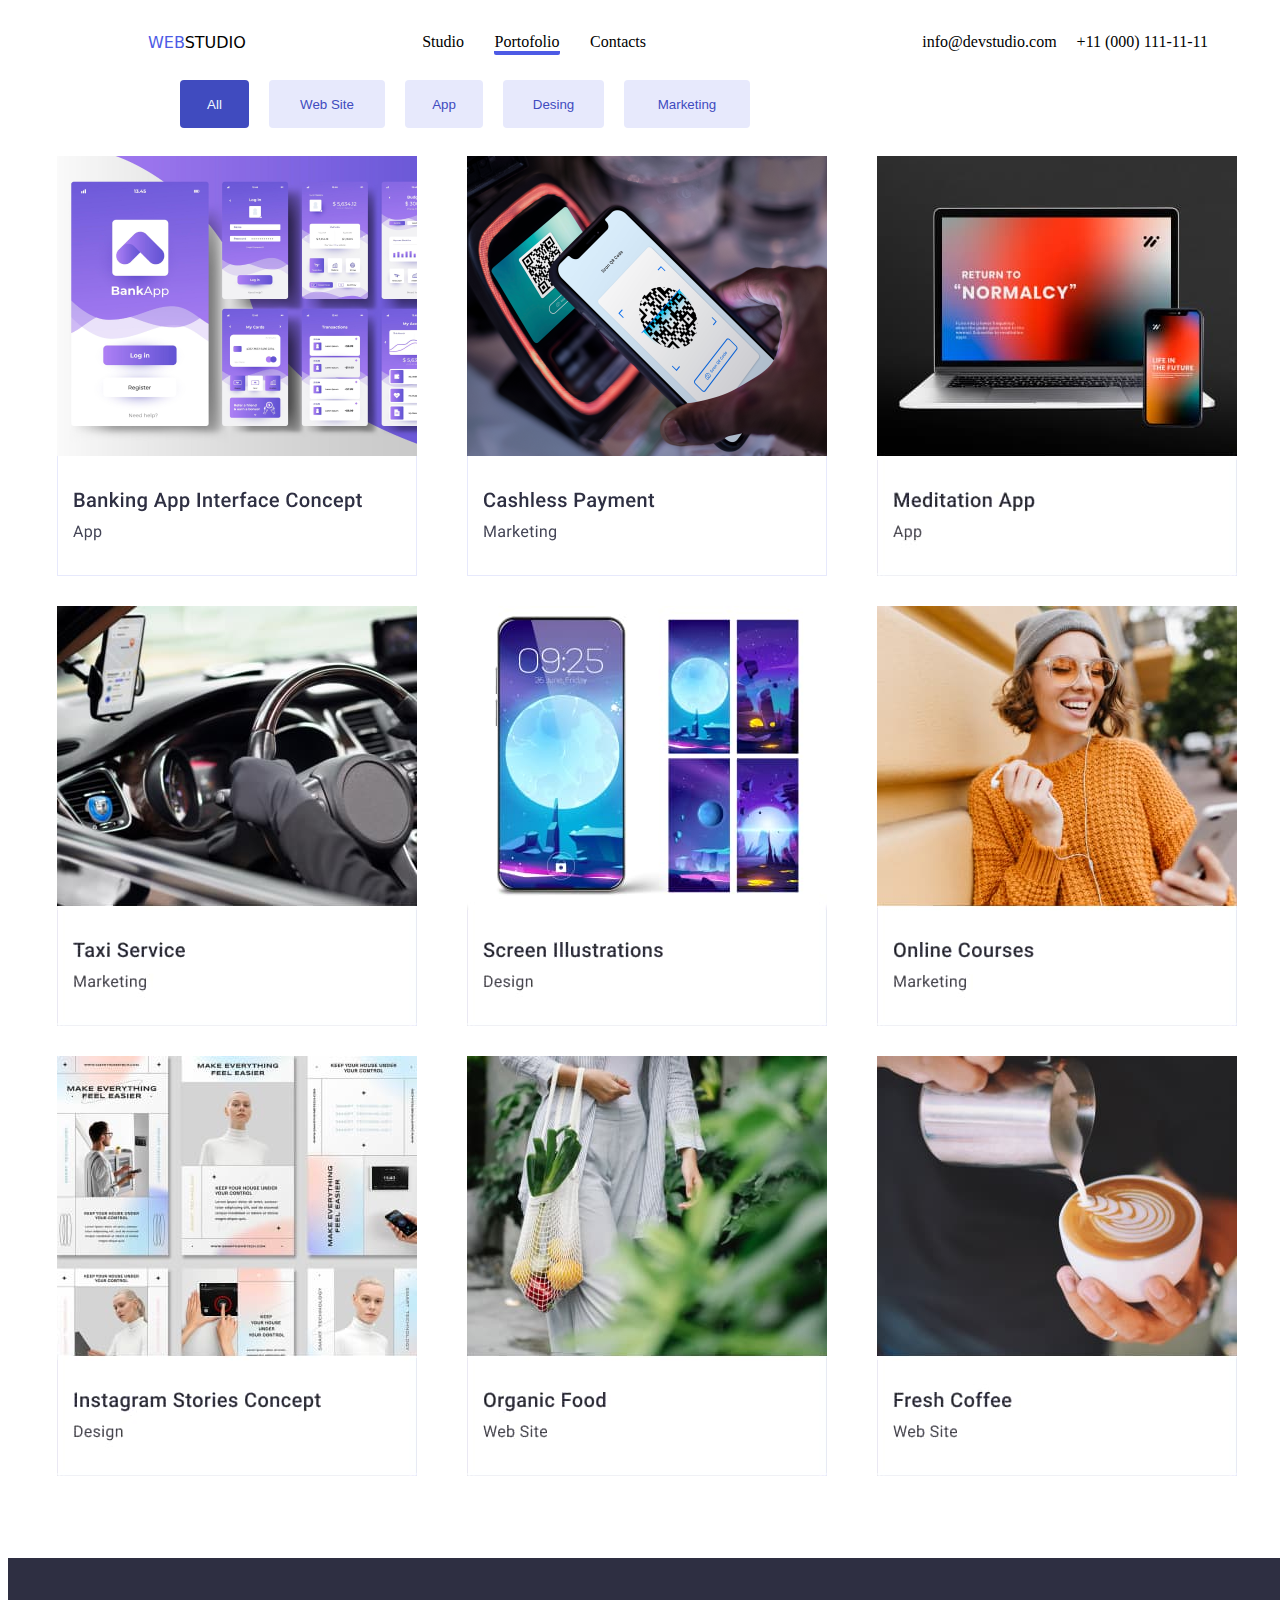
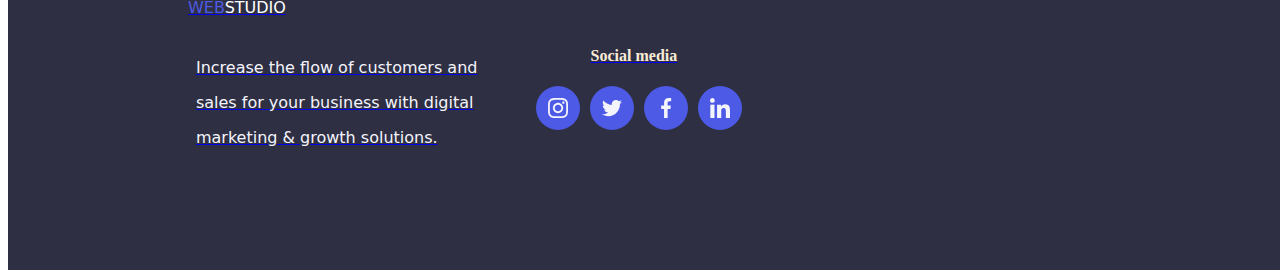
<file: portofoliu.html>
<!DOCTYPE html>
<html lang="en">
  <head>
    <meta charset="UTF-8" />
    <meta name="viewport" content="width=device-width, initial-scale=1.0" />
    <title>Portfoliu</title>
    <link rel="preconnect" href="https://fonts.googleapis.com" />
    <link rel="preconnect" href="https://fonts.gstatic.com" crossorigin />
    <link
      href="https://fonts.googleapis.com/css2?family=Montserrat:ital,wght@0,100;0,200;0,300;0,400;0,500;0,600;0,700;0,800;0,900;1,100;1,200;1,300;1,400;1,500;1,600;1,700;1,800;1,900&family=Raleway:ital,wght@0,700;1,700&family=Roboto+Flex:opsz,wght@8..144,100..1000&display=swap"
      rel="stylesheet"
    />
    <link rel="preconnect" href="https://fonts.googleapis.com" />
    <link rel="preconnect" href="https://fonts.gstatic.com" crossorigin />
    <link
      href="https://fonts.googleapis.com/css2?family=Montserrat:ital,wght@0,100;0,200;0,300;0,400;0,500;0,600;0,700;0,800;0,900;1,100;1,200;1,300;1,400;1,500;1,600;1,700;1,800;1,900&family=Raleway:ital,wght@0,700;1,700&family=Roboto:wght@400;500;700;900&display=swap"
      rel="stylesheet"
    />
<link rel="preconnect" href="https://fonts.googleapis.com">
<link rel="preconnect" href="https://fonts.gstatic.com" crossorigin>
<link href="https://fonts.googleapis.com/css2?family=Roboto:ital,wght@0,100;0,300;0,400;0,500;0,700;0,900;1,100;1,300;1,400;1,500;1,700;1,900&display=swap" rel="stylesheet">
    <link rel="stylesheet" href="index.html" />
    <link rel="stylesheet" href="styles.css" />
  </head>

  <body >
    <header>
      <section>
        <div class="layout">
          <nav class="nav">
            <a href="index.html">
              <div class="logo">STUDIO</div>
            </a>
            <ul style="display: flex">
              <li style="margin-right: 30px; ">
                <a href="index.html">Studio</a>
              </li>
              <li style="margin-right: 30px;border-bottom: 4px solid #4D5AE5;width: 66px;border-radius: 2px;">
                <a href="portofoliu.html">Portofolio</a>
              </li>
              <li style="margin-right: 100px">
                <a>Contacts</a>
              </li>
            </ul>

            <ul style="display: flex">
              <li>
                <a href="info@devstudio.com">info@devstudio.com</a>
              </li>

              <li style="margin-left: 20px">
                <a href="tel:+110001111111">+11 (000) 111-11-11</a>
              </li>
            </ul>
          </nav>
        </div>
      </section>
    </header>
    <!--Filter-->
    <section class="filter">
      <div class="website">
      <button style="width: 69px;height: 48px;background-color:#404BBF; border-radius: 4px;
      margin-right: 20px;color: aliceblue;border: #404BBF;cursor: pointer;outline: none;">All</button>
      </div>
      <button style="width: 116px;height: 48px; border-radius: 4px;
      margin-right: 20px;
      color: #404BBF;background-color: #E7E9FC;border: #404BBF;cursor: pointer; ">Web Site</button>
      <button style="width: 78px;height: 48px;margin-right: 20px;border-radius: 4px;color: #404BBF;background-color: 
#E7E9FC;border: #404BBF;cursor: pointer;">App</button>
      <button style="width: 101px;height: 48px;margin-right: 20px;border-radius: 4px;color: #404BBF;background-color:
#E7E9FC ;border: #404BBF;cursor: pointer; ">Desing</button>
      <button style="width: 126px; height: 48px;border-radius: 4px;color: #404BBF;background-color: #E7E9FC;border: #404BBF;cursor: pointer;">Marketing</button>
    </section>
    <main class="imagecenter">
      <!--Row1-->
      <section>
        <div class="row1">
          <ol style="display: flex">
            <li style="margin-left: 150px;">
              <img src="images/ProjectCard1row1.png" alt="" />
            </li>
            <li style="margin-left: 50px;">
              <div class="img-overlay">
              <img src="images/ProjectCard2row1.png" alt="" />
              <div class="overlay">
                <p style="color: #E7E9FC;margin-left: 32px;margin-right: 32px;width: 296px;font-family: system-ui, -apple-system, BlinkMacSystemFont, 'Segoe UI', Roboto, Oxygen, Ubuntu, Cantarell, 'Open Sans', 'Helvetica Neue', sans-serif;line-height: 24px;">
                     14 Stylish and User-Friendly App Design
                   Concepts · Task Manager App · Calorie Tracker App · Exotic Fruit
                    Ecommerce App · Cloud Storage App</p>
              </div>
              </div>
            </li>
            <li style="margin-left: 50px;">
              <img src="images/ProjectCard3row1.jpg" alt="" />
            </li>
          </ol>
        </div>
      </section>
      <!--Row2-->
      <div class="row2">
        <ol style="display: flex">
          <li style="margin-left: 150px">
            <img src="images/ProjectCard1row2.jpg" alt="" />
          </li>
          <li style="margin-left: 50px">
            <img src="images/ProjectCard2row2.jpg" alt="" />
          </li>
          <li style="margin-left: 50px">
            <img src="images/ProjectCard3row2.jpg" alt="" />
          </li>
        </ol>
      </div>

      <!--Row3-->
      
      <div class="row3">
        <ol style="display: flex">
          <li style="margin-left: 150px">
            <img src="images/ProjectCard1Row3.jpg" alt="" width="360" />
          </li>
          <li style="margin-left: 50px">
            <img src="images/ProjectCar2Row3.jpg" alt="" width="360" />
          </li>
          <li style="margin-left: 50px">
            <img src="images/cafeRow3.jpg" alt="" width="360" />
          </li>
        </ol>
      </div>
    
    </main>
    <footer>
      <div class="footer-endpage">
        <section style="background-color: #2e2f42">
          <div class="footer">
            <a href="index.html">
              <div class="logo" style= "margin: 40px; color: white;"
              ;>STUDIO</div>
            <div class="textfooter-endpage">
              <div class="textfooter2">
                <p>Increase the flow of customers and</p>
                <p>sales for your business with digital</p>
                <p>marketing & growth solutions.</p>
              </div>
              <div>
          </div>
              <div class="social-media">
              <h4 style="display: flex; justify-content: center; margin-top: -200px;
              color: antiquewhite;">Social media</h4>
               <div class="icon-list">
             <a href="https://www.instagram.com" 
             target="_blank"
             class="icon"
             aria-label="instagram-link">
             <svg> 
             <use href="./icons/symbol-defs.svg#icon-instagram">
 
             </use>
             </svg>
              </a>
                  <a href="https://www.twitter.com" target="_blank" class="icon" aria-label="twitter-link">
             <svg> 
              <use href="./icons/symbol-defs.svg#icon-twitter">

              </use>
             </svg>
              </a>
              <a href="https://www.facebook.com" 
             target="_blank"
             class="icon"
             aria-label="facebook-link">
             <svg> 
             <use href="./icons/symbol-defs.svg#icon-facebook">
            

             </use>
             </svg>
              </a>
              <a href="https://www.linkedin.com" 
             target="_blank"
             class="icon"
             aria-label="linkedin-link">
             <svg> 
             <use href="./icons/symbol-defs.svg#icon-linkedin">
             </use>
             </svg>
             </a>

              </div>  
              <p></p>
              </div>
            </div>
          </div>
        </section>
      </div>
    </footer>
  </body>
</html>
</file>
<file: styles.css>
.logo::before {

        content: "WEB";
        color:#4D5AE5;
        margin-left: 140px;   
     
    }

    .layout{
        Height:1440px;
        height: 72px;
        display: flex;
        align-items: center;
        text-align: center;
        
    }
 .section_1 {
     align-items: center;
    text-align: center;
    justify-content: flex-CENTER;
    background-color: white;
    width: 1200px;
 }
  .nav{
    background-color: white;
    justify-content: space-between;
        width: 1200px;
        display: flex;
        display: flex;
    }
   .nav ul {
       display: flex;
       list-style: none;
       padding: 0;
       margin: 0;
   }
 .nav a {   text-decoration: none;
             color:black;}
 
            
.order{
  width: 1440px;
  height: 600px;
  margin: auto 0;
  position:relative ;
background-image: url(../images/people-office\ 1.png);
background-image: linear-gradient(rgba(46,47,66,0.7),rgba(46,47,66,0.7)),  url(./images/people-office\ 1.png);

display: flex;
justify-content: center;
align-items: center;

color: rgb(241, 245, 247);
    }
    .orderbutton {
    padding: 4px 100px;width: 120px;
        height: 40px;
        font-size: 16px;
    
    }
    
    .order_text{
       font-size: xxx-large;
       
    }

.footer{
width: 1440px ;
height: 312px; top: 2280px;
color: white;
display: flex;

}
.body-center{
    list-style: none;display: flex;
        
        align-items: center;
        text-align: center;
        width: 1128px;
margin-left: 120px;       
    }
.section2{
    display: flex;
    flex-direction: column;
    align-items: center;
    text-align: center;
    width: 1440px;
    margin-right: 20px;
    list-style: none;
    }


.section3{
    display: flex;
    flex-direction: column;
        align-items: center;
        text-align: center;
        width: 1440px;
        background-color:#F4F4FD;
    
        
    
}
.footer-endpage{
    width: 1440px;
    height: 312px;
    margin-top: 80px;

    }


.what ol{
    list-style: none;
     
        padding: 0;
       
        margin: 20px;
}


  .filter{
    display: flex; 
    justify-content: center; 
    align-items: center;
margin-right: 350px;
        font-family: "Roboto", sans-serif;
        font-weight: 500;
    
  }

.row1{
margin-top: 30px;
    display: flex;
        justify-content: center;
        align-items: center;  
        height: 420px;
        width: 1128px;  
}
.row1 ol {
    list-style-type: none;

    padding: 0;

    margin: 0;
}
.row2{
    
    margin-top: 30px;
     display: flex;
    justify-content: center;
    align-items: center;height: 420px;
        width: 1128px;
}
.row2 ol {
    list-style-type: none;

    padding: 0;

    margin: 0;
}
.row3 {
    margin-top: 30px;
    display: flex;
        justify-content: center;
        align-items: center;height: 420px;
            width: 1128px;
            list-style:none;
        list-style-type: none;
           
         
        }
                   .row3 ol {
                       list-style-type: none;
                    
                       padding: 0;
                       
                       margin: 0;}
    
.social-button{
    
            padding: 5px 1%;
            font-size: 0.4em;
            background-color: #4D5AE5;
            color: white;
            border: none;
            cursor: pointer;
            text-decoration: none;
            margin-bottom: 5%;
           
            border-radius: 15px;
          
        }
                .button:hover {
                    background-color: #404BBF;
                
                    color: #E7E9FC;
                   
                }
.icon-list{
    display: flex;
    gap: 10px;
    justify-content: center;
    
}
  .icon-list .icon svg {
    width: 20px;
    height: 20px;
    

  }
  .icon-list .icon{
width: 44px;
height: 44px;
background-color: #4D5AE5;
border-radius: 50%;
display: flex;
justify-content: center;
align-items: center;


  }
  .clients{
    display: flex;
   justify-content: center;
height: 200px;
width: 1440px;

  }
   
  .client-logo {
    width: 200px;
    
    height: auto;
   
    margin: 10px;width: 150px;
        height: 100px;
        object-fit: cover;
        margin: 10px
 
}
.textfooter{
    margin-top: 130px;
    font-family: system-ui, -apple-system, BlinkMacSystemFont, 'Segoe UI', Roboto, Oxygen, Ubuntu, Cantarell, 'Open Sans', 'Helvetica Neue', sans-serif;
    height: 400; 
margin-left: -200px;
    
}
.social-media{
    justify-content: center;
    margin-left: 200px;
    margin-top: 100px;


}
.textfooter2{
   margin-top: 100px;
   margin-left: -130px;
    color: #F4F4FD;
    font-family:system-ui, -apple-system, BlinkMacSystemFont, 'Segoe UI', Roboto, Oxygen, Ubuntu, Cantarell, 'Open Sans', 'Helvetica Neue', sans-serif;
    list-style: none;
   
}
.clients img {
    width: 168px;
    height: 88px;
    border: 1px #8E8F99;
    
    border-radius: 4px;
    
}

.is-hidden{
   visibility: hidden; 
}
.modal{

    position: fixed;
    top: 0;
    left: 0;
    width: 80vw;
    height: 100vh;
    display: flex;
    justify-content: center;
    align-items: center;
    background-color: rgba(46, 47, 66, 0.5);
        
}
.modal-content{
    margin-top: 80px;
    
    padding: 16px;
    background-color: #F4F4FD;
    border-radius: 4px;
    width: 408px;
    height: 508px;
    position: relative;
 
}
.close-btn{
    background-color: #E7E9FC;
    border-radius: 50%;
    color: #2E2F42;
outline: none;
position: absolute;
top: 24px;
right: 24px;
border: 1px;
width: 24px;
height: 24px; 


}
.logo{
    font-family: system-ui, -apple-system, BlinkMacSystemFont, 'Segoe UI', Roboto, Oxygen, Ubuntu, Cantarell, 'Open Sans', 'Helvetica Neue', sans-serif;
}
.overlay {
    cursor: pointer;
    display: flex;
    justify-content: center;
    align-items: center;
    top: 0;
    height: 300px;
    width: 360px;
    position: absolute;
    background-color:#4D5AE5;
    transform: translateY(150%);
    transition: transform 250ms cubic-bezier(0.9, 0, 0.1, 1);
}

.img-overlay {
    position: relative;
    overflow: hidden;
}

.img-overlay:hover .overlay {
    transform: translateY(0px);
}
</file>
